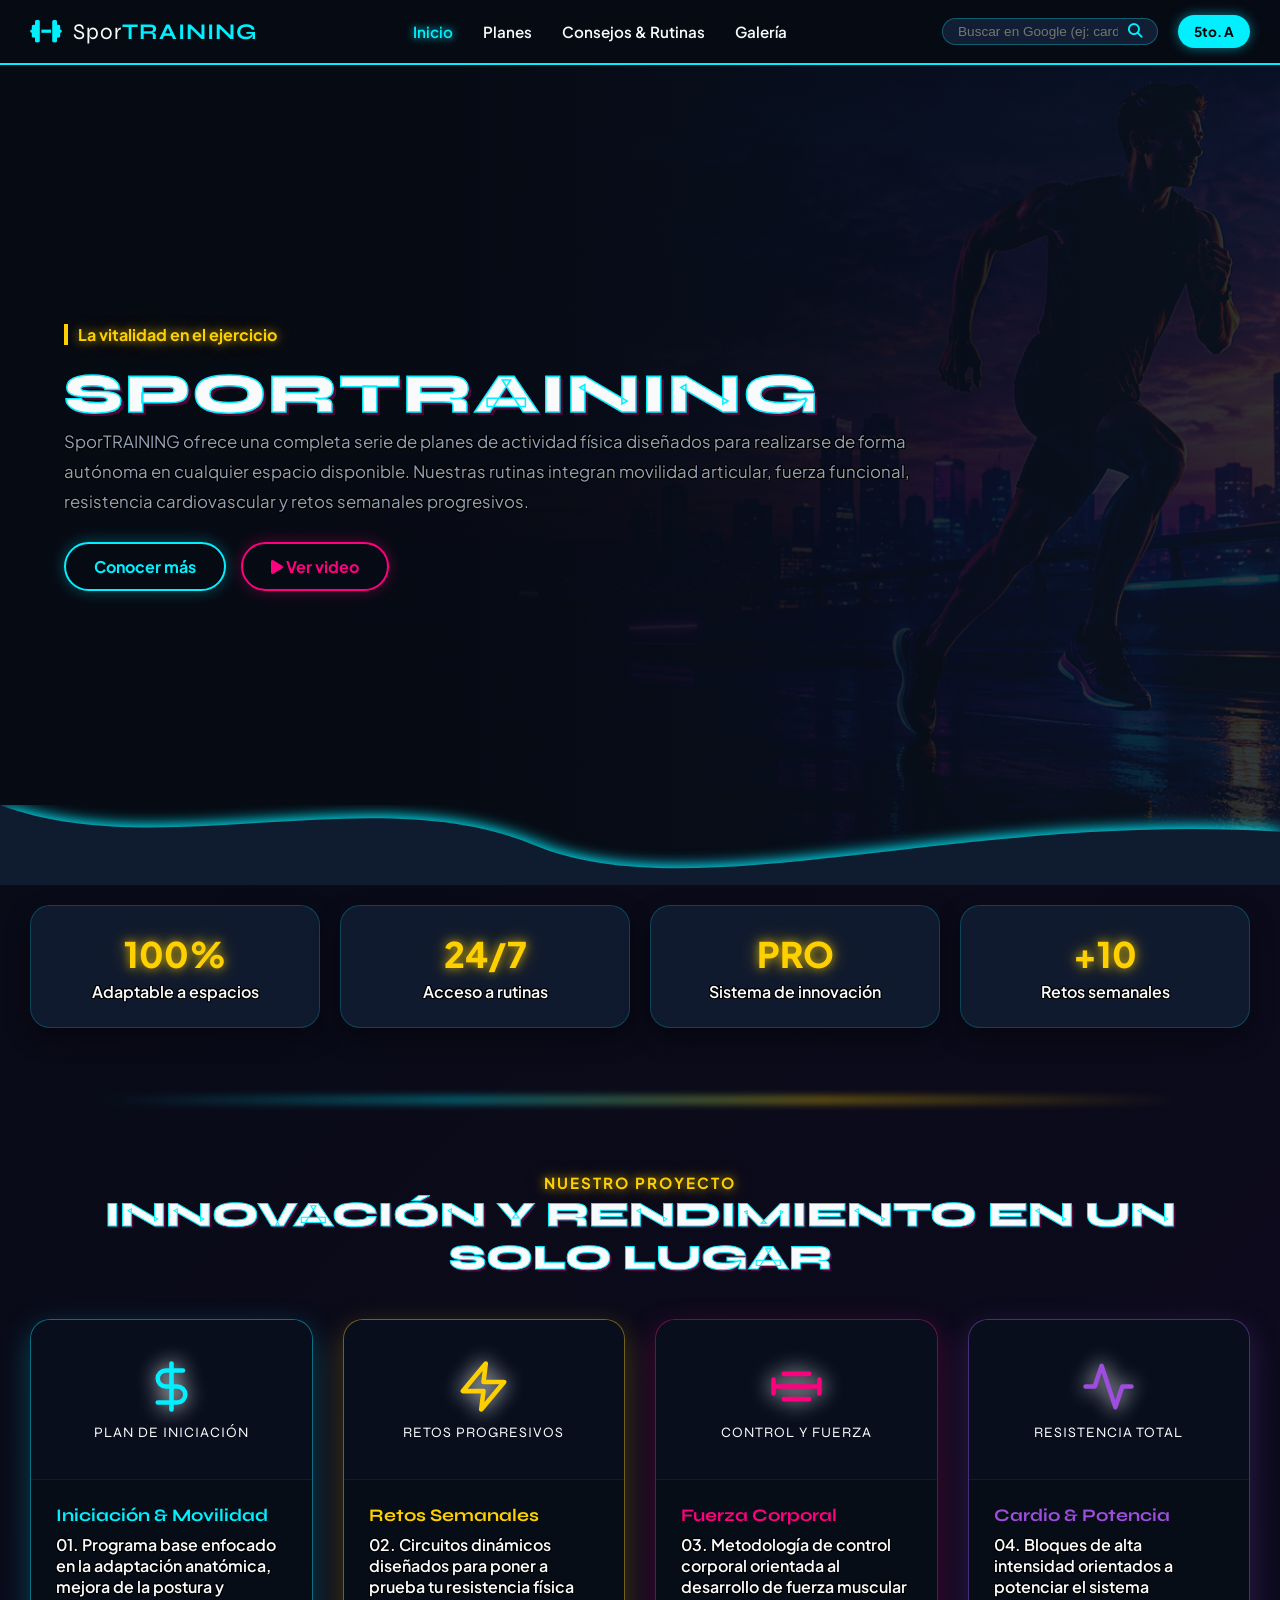
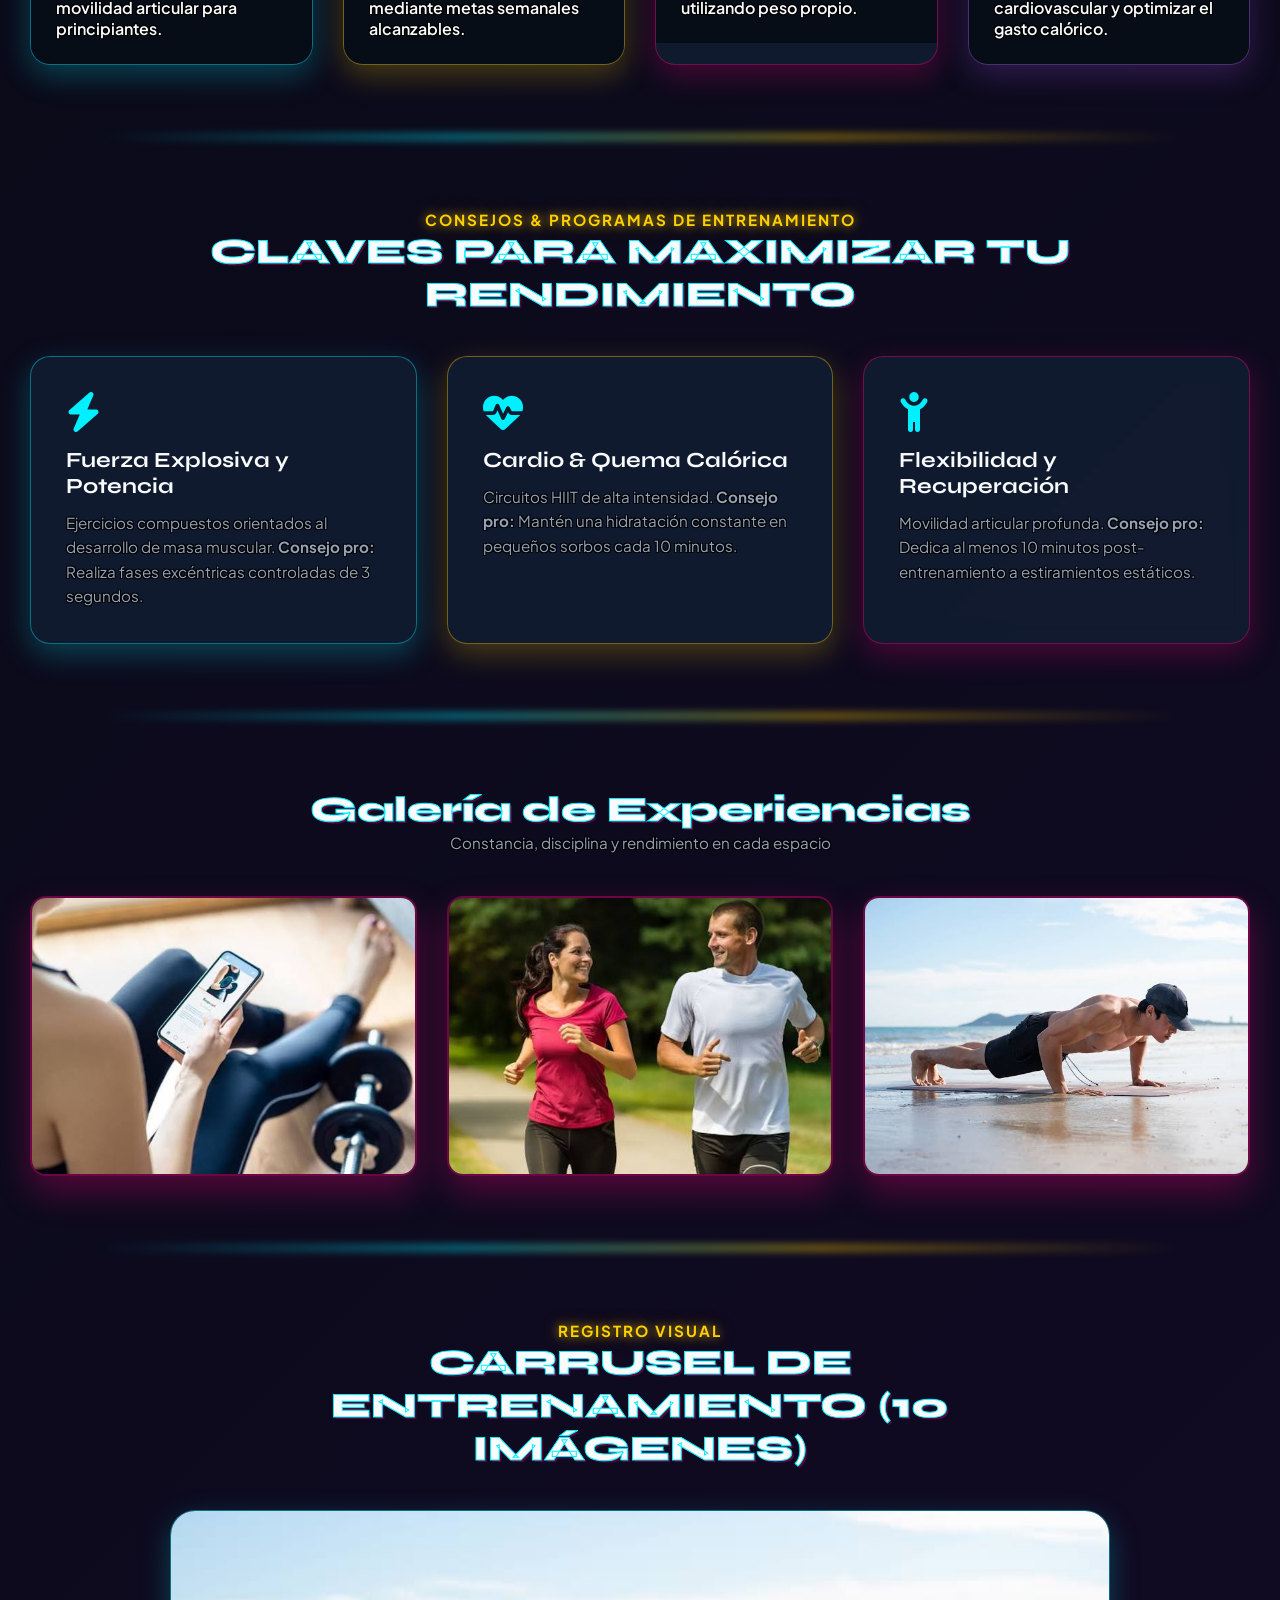
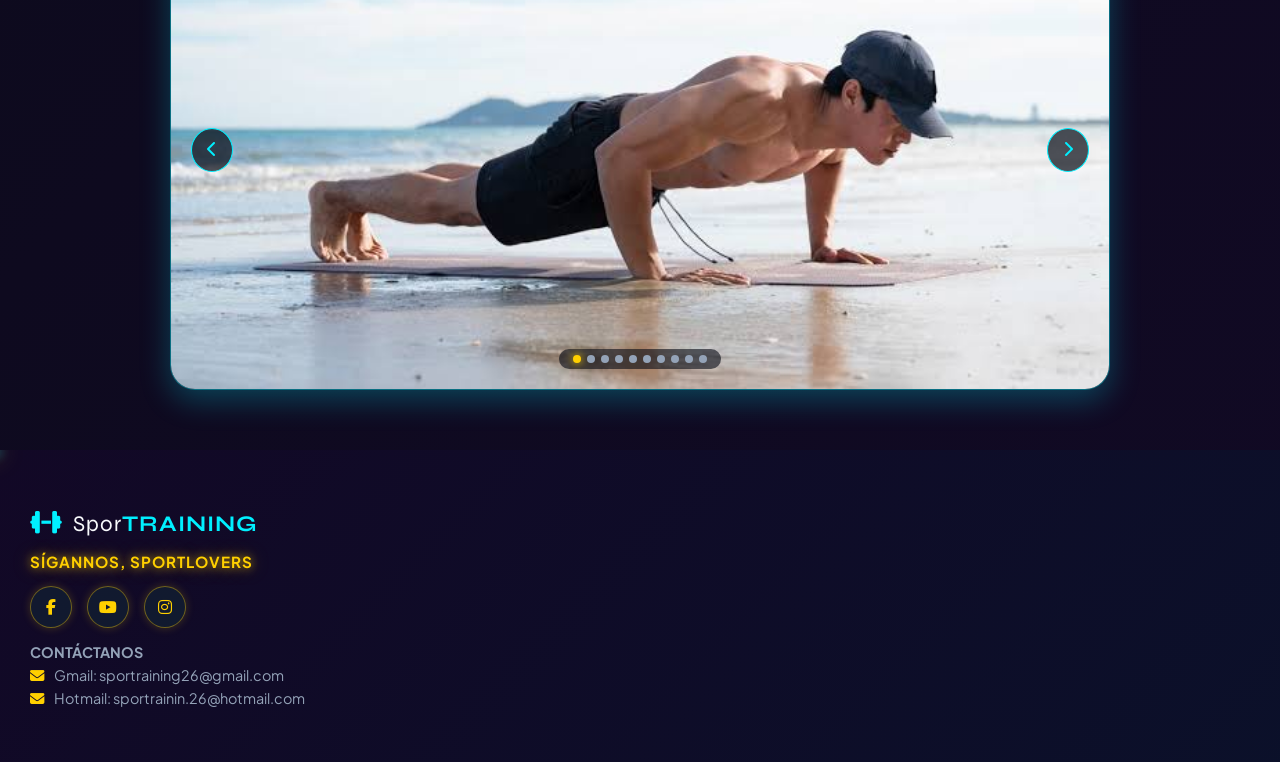
<file: index.html>
<!DOCTYPE html>
<html lang="es">
<head>
    <meta charset="UTF-8">
    <meta name="viewport" content="width=device-width, initial-scale=1.0">
    <title>SporTRAINING - La Vitalidad en el Ejercicio</title>
    <link rel="stylesheet" href="style.css">
    <link href="https://fonts.googleapis.com/css2?family=Syne:wght@700;800&family=Plus+Jakarta+Sans:wght@400;600;700&display=swap" rel="stylesheet">
    <link rel="stylesheet" href="https://cdnjs.cloudflare.com/ajax/libs/font-awesome/6.4.0/css/all.min.css">
</head>
<body>

    <!-- Encabezado superior -->
    <header class="header">
        <div class="nav-container">
            <div class="logo">
                <i class="fa-solid fa-dumbbell"></i>
                <span>Spor<strong>TRAINING</strong></span>
            </div>
            <nav class="nav-menu">
                <ul>
                    <li><a href="#inicio" class="active">Inicio</a></li>
                    <li><a href="#planes">Planes</a></li>
                    <li><a href="#rutinas">Consejos & Rutinas</a></li>
                    <li><a href="#galeria">Galería</a></li>
                </ul>
            </nav>
            <div class="nav-actions">
                <div class="search-box">
                    <input type="text" id="googleSearchInput" placeholder="Buscar en Google (ej: cardio)...">
                    <button id="googleSearchBtn" style="background:transparent; border:none; cursor:pointer;"><i class="fa-solid fa-magnifying-glass"></i></button>
                </div>
                <span class="user-badge">5to. A</span>
            </div>
        </div>
    </header>

    <main>
<!-- Sección Hero -->
        <section id="inicio" class="hero-section">
            <div class="hero-bg-overlay">
                <img src="Imágenes/ChatGPT Image 1 oct 2026, 14_59_00.png" alt="Hero Background">
            </div>
            <div class="hero-content">
                <div class="hero-text">
                    <span class="badge-subtitle glow-text">La vitalidad en el ejercicio</span>
                    <h1 class="outlined-title">SPORTRAINING</h1>
                    <p class="bordered-text">SporTRAINING ofrece una completa serie de planes de actividad física diseñados para realizarse de forma autónoma en cualquier espacio disponible. Nuestras rutinas integran movilidad articular, fuerza funcional, resistencia cardiovascular y retos semanales progresivos.</p>
                    
                    <div class="hero-buttons">
                        <a href="https://www.fitness.com/es" target="_blank" class="btn-neon-cyan">Conocer más</a>
                        <a href="https://www.youtube.com/watch?v=dQw4w9WgXcQ" target="_blank" class="btn-neon-pink"><i class="fa-solid fa-play"></i> Ver video</a>
                    </div>
                </div>
            </div>
        </section>
                </div>
            </div>
        </section>

        <!-- Línea divisoria con forma curiosa y curva -->
        <div class="curved-divider">
            <svg viewBox="0 0 1200 120" preserveAspectRatio="none">
                <path d="M0,0 C150,90 350,-40 500,60 C650,160 900,10 1200,40 L1200,120 L0,120 Z" fill="#0f1c30"></path>
            </svg>
        </div>

        <!-- Sección de Estadísticas -->
        <section class="stats-section">
            <div class="stats-grid">
                <div class="stat-card">
                    <h3 class="glow-text">100%</h3>
                    <p class="text-stroke">Adaptable a espacios</p>
                </div>
                <div class="stat-card">
                    <h3 class="glow-text">24/7</h3>
                    <p class="text-stroke">Acceso a rutinas</p>
                </div>
                <div class="stat-card">
                    <h3 class="glow-text">PRO</h3>
                    <p class="text-stroke">Sistema de innovación</p>
                </div>
                <div class="stat-card">
                    <h3 class="glow-text">+10</h3>
                    <p class="text-stroke">Retos semanales</p>
                </div>
            </div>
        </section>

        <div class="blurred-divider"></div>

        <!-- Sección Proyecto / Planes -->
        <section id="planes" class="project-section">
            <div class="section-header">
                <span class="sub-heading glow-text">NUESTRO PROYECTO</span>
                <h2 class="outlined-title-small">INNOVACIÓN Y RENDIMIENTO EN UN SOLO LUGAR</h2>
            </div>
            <div class="cards-grid">
                <div class="card card-glow-cyan">
                    <div class="card-image-icon">
                        <svg viewBox="0 0 24 24" width="55" height="55" fill="none" stroke="#00f0ff" stroke-width="2" stroke-linecap="round" stroke-linejoin="round">
                            <path d="M12 2v20M17 5H9.5a3.5 3.5 0 0 0 0 7h5a3.5 3.5 0 0 1 0 7H6"></path>
                        </svg>
                        <span class="icon-title">Plan de Iniciación</span>
                    </div>
                    <div class="card-footer-text">
                        <h4 class="card-title-pro" style="color: var(--accent-cyan);">Iniciación & Movilidad</h4>
                        <p class="text-stroke">01. Programa base enfocado en la adaptación anatómica, mejora de la postura y movilidad articular para principiantes.</p>
                    </div>
                </div>

                <div class="card card-glow-yellow">
                    <div class="card-image-icon">
                        <svg viewBox="0 0 24 24" width="55" height="55" fill="none" stroke="#ffd000" stroke-width="2" stroke-linecap="round" stroke-linejoin="round">
                            <polygon points="13 2 3 14 12 14 11 22 21 10 12 10 13 2"></polygon>
                        </svg>
                        <span class="icon-title">Retos Progresivos</span>
                    </div>
                    <div class="card-footer-text">
                        <h4 class="card-title-pro" style="color: var(--accent-yellow);">Retos Semanales</h4>
                        <p class="text-stroke">02. Circuitos dinámicos diseñados para poner a prueba tu resistencia física mediante metas semanales alcanzables.</p>
                    </div>
                </div>

                <div class="card card-glow-pink">
                    <div class="card-image-icon">
                        <svg viewBox="0 0 24 24" width="55" height="55" fill="none" stroke="#ff007f" stroke-width="2" stroke-linecap="round" stroke-linejoin="round">
                            <path d="M6.5 6.5h11M6.5 17.5h11M2 12h20M2 9v6M22 9v6"></path>
                        </svg>
                        <span class="icon-title">Control y Fuerza</span>
                    </div>
                    <div class="card-footer-text">
                        <h4 class="card-title-pro" style="color: var(--accent-pink);">Fuerza Corporal</h4>
                        <p class="text-stroke">03. Metodología de control corporal orientada al desarrollo de fuerza muscular utilizando peso propio.</p>
                    </div>
                </div>

                <div class="card card-glow-purple">
                    <div class="card-image-icon">
                        <svg viewBox="0 0 24 24" width="55" height="55" fill="none" stroke="#9d4edd" stroke-width="2" stroke-linecap="round" stroke-linejoin="round">
                            <path d="M22 12h-4l-3 9L9 3l-3 9H2"></path>
                        </svg>
                        <span class="icon-title">Resistencia Total</span>
                    </div>
                    <div class="card-footer-text">
                        <h4 class="card-title-pro" style="color: var(--accent-purple);">Cardio & Potencia</h4>
                        <p class="text-stroke">04. Bloques de alta intensidad orientados a potenciar el sistema cardiovascular y optimizar el gasto calórico.</p>
                    </div>
                </div>
            </div>
        </section>

        <div class="blurred-divider"></div>

        <!-- Sección de Consejos y Rutinas -->
        <section id="rutinas" class="routine-section">
            <div class="section-header">
                <span class="sub-heading glow-text">CONSEJOS & PROGRAMAS DE ENTRENAMIENTO</span>
                <h2 class="outlined-title-small">CLAVES PARA MAXIMIZAR TU RENDIMIENTO</h2>
            </div>
            <div class="routine-grid">
                <div class="routine-item card-glow-cyan">
                    <i class="fa-solid fa-bolt"></i>
                    <h3>Fuerza Explosiva y Potencia</h3>
                    <p class="bordered-text-sub">Ejercicios compuestos orientados al desarrollo de masa muscular. <strong>Consejo pro:</strong> Realiza fases excéntricas controladas de 3 segundos.</p>
                </div>
                <div class="routine-item card-glow-yellow">
                    <i class="fa-solid fa-heart-pulse"></i>
                    <h3>Cardio & Quema Calórica</h3>
                    <p class="bordered-text-sub">Circuitos HIIT de alta intensidad. <strong>Consejo pro:</strong> Mantén una hidratación constante en pequeños sorbos cada 10 minutos.</p>
                </div>
                <div class="routine-item card-glow-pink">
                    <i class="fa-solid fa-child-reaching"></i>
                    <h3>Flexibilidad y Recuperación</h3>
                    <p class="bordered-text-sub">Movilidad articular profunda. <strong>Consejo pro:</strong> Dedica al menos 10 minutos post-entrenamiento a estiramientos estáticos.</p>
                </div>
            </div>
        </section>

        <div class="blurred-divider"></div>

        <!-- Galería de Experiencias -->
        <section id="galeria" class="benefits-section">
            <div class="section-header">
                <h2 class="outlined-title-small glow-text">Galería de Experiencias</h2>
                <p class="bordered-text-sub">Constancia, disciplina y rendimiento en cada espacio</p>
            </div>
            <div class="gallery-grid">
                <div class="gallery-item serious-shape-gallery">
                    <img src="Imágenes/1.jfif" alt="Galería Experiencia 1">
                </div>
                <div class="gallery-item serious-shape-gallery">
                    <img src="Imágenes/7.jfif" alt="Galería Experiencia 2">
                </div>
                <div class="gallery-item serious-shape-gallery">
                    <img src="Imágenes/5.jfif" alt="Galería Experiencia 3">
                </div>
            </div>
        </section>

        <div class="blurred-divider"></div>

        <!-- Carrusel Interactivo Final -->
        <section class="carousel-section-final">
            <div class="section-header">
                <span class="sub-heading glow-text">REGISTRO VISUAL</span>
                <h2 class="outlined-title-small">CARRUSEL DE ENTRENAMIENTO (10 IMÁGENES)</h2>
            </div>
            <div class="carousel-container-final card-glow-cyan">
                <div class="carousel-track">
                    <div class="carousel-slide active"><img src="Imágenes/5.jfif" alt="Entrenamiento 1"></div>
                    <div class="carousel-slide"><img src="Imágenes/9.jfif" alt="Entrenamiento 2"></div>
                    <div class="carousel-slide"><img src="Imágenes/13.jfif" alt="Entrenamiento 3"></div>
                    <div class="carousel-slide"><img src="Imágenes/10.jfif" alt="Entrenamiento 4"></div>
                    <div class="carousel-slide"><img src="Imágenes/3.jfif" alt="Entrenamiento 5"></div>
                    <div class="carousel-slide"><img src="Imágenes/14.jfif" alt="Entrenamiento 6"></div>
                    <div class="carousel-slide"><img src="Imágenes/6.jfif" alt="Entrenamiento 7"></div>
                    <div class="carousel-slide"><img src="Imágenes/8.jfif" alt="Entrenamiento 8"></div>
                    <div class="carousel-slide"><img src="Imágenes/2.jfif" alt="Entrenamiento 9"></div>
                    <div class="carousel-slide"><img src="Imágenes/11.jfif" alt="Entrenamiento 10"></div>
                </div>
                <button class="carousel-btn prev-btn"><i class="fa-solid fa-chevron-left"></i></button>
                <button class="carousel-btn next-btn"><i class="fa-solid fa-chevron-right"></i></button>
                <div class="carousel-indicators">
                    <span class="dot active" data-index="0"></span>
                    <span class="dot" data-index="1"></span>
                    <span class="dot" data-index="2"></span>
                    <span class="dot" data-index="3"></span>
                    <span class="dot" data-index="4"></span>
                    <span class="dot" data-index="5"></span>
                    <span class="dot" data-index="6"></span>
                    <span class="dot" data-index="7"></span>
                    <span class="dot" data-index="8"></span>
                    <span class="dot" data-index="9"></span>
                </div>
            </div>
        </section>
    </main>

    <!-- Pie de página con línea de neón en movimiento y degradado morado/azul animado lento -->
    <footer class="footer">
        <div class="animated-neon-line"></div>
        <div class="footer-content">
            <div class="footer-brand">
                <div class="logo">
                    <i class="fa-solid fa-dumbbell"></i>
                    <span>Spor<strong>TRAINING</strong></span>
                </div>
                <p class="social-title glow-text">SÍGANNOS, SPORTLOVERS</p>
                <div class="social-icons">
                    <a href="#"><i class="fa-brands fa-facebook-f"></i></a>
                    <a href="#"><i class="fa-brands fa-youtube"></i></a>
                    <a href="#"><i class="fa-brands fa-instagram"></i></a>
                </div>
                <div class="contact-info">
                    <p><strong>CONTÁCTANOS</strong></p>
                    <p><i class="fa-solid fa-envelope"></i> Gmail: sportraining26@gmail.com</p>
                    <p><i class="fa-solid fa-envelope"></i> Hotmail: sportrainin.26@hotmail.com</p>
                </div>
            </div>
        </div>
    </footer>

    <!-- Scripts -->
    <script>
        const slides = document.querySelectorAll('.carousel-slide');
        const dots = document.querySelectorAll('.dot');
        const prevBtn = document.querySelector('.prev-btn');
        const nextBtn = document.querySelector('.next-btn');
        let currentSlide = 0;
        const totalSlides = slides.length;

        function showSlide(index) {
            slides.forEach(slide => slide.classList.remove('active'));
            dots.forEach(dot => dot.classList.remove('active'));
            
            currentSlide = (index + totalSlides) % totalSlides;
            slides[currentSlide].classList.add('active');
            dots[currentSlide].classList.add('active');
        }

        nextBtn.addEventListener('click', () => showSlide(currentSlide + 1));
        prevBtn.addEventListener('click', () => showSlide(currentSlide - 1));

        dots.forEach(dot => {
            dot.addEventListener('click', (e) => {
                const index = parseInt(e.target.getAttribute('data-index'));
                showSlide(index);
            });
        });

        setInterval(() => {
            showSlide(currentSlide + 1);
        }, 5000);

        const googleSearchInput = document.getElementById('googleSearchInput');
        const googleSearchBtn = document.getElementById('googleSearchBtn');

        function ejecutarBusquedaGoogle() {
            const query = googleSearchInput.value.trim();
            if (!query) return;
            const url = `https://www.google.com/search?q=${encodeURIComponent(query + " ejercicio deporte fitness")}`;
            window.open(url, '_blank');
        }

        googleSearchBtn.addEventListener('click', ejecutarBusquedaGoogle);
        googleSearchInput.addEventListener('keypress', (e) => {
            if (e.key === 'Enter') {
                ejecutarBusquedaGoogle();
            }
        });
    </script>
</body>
</html>
</file>
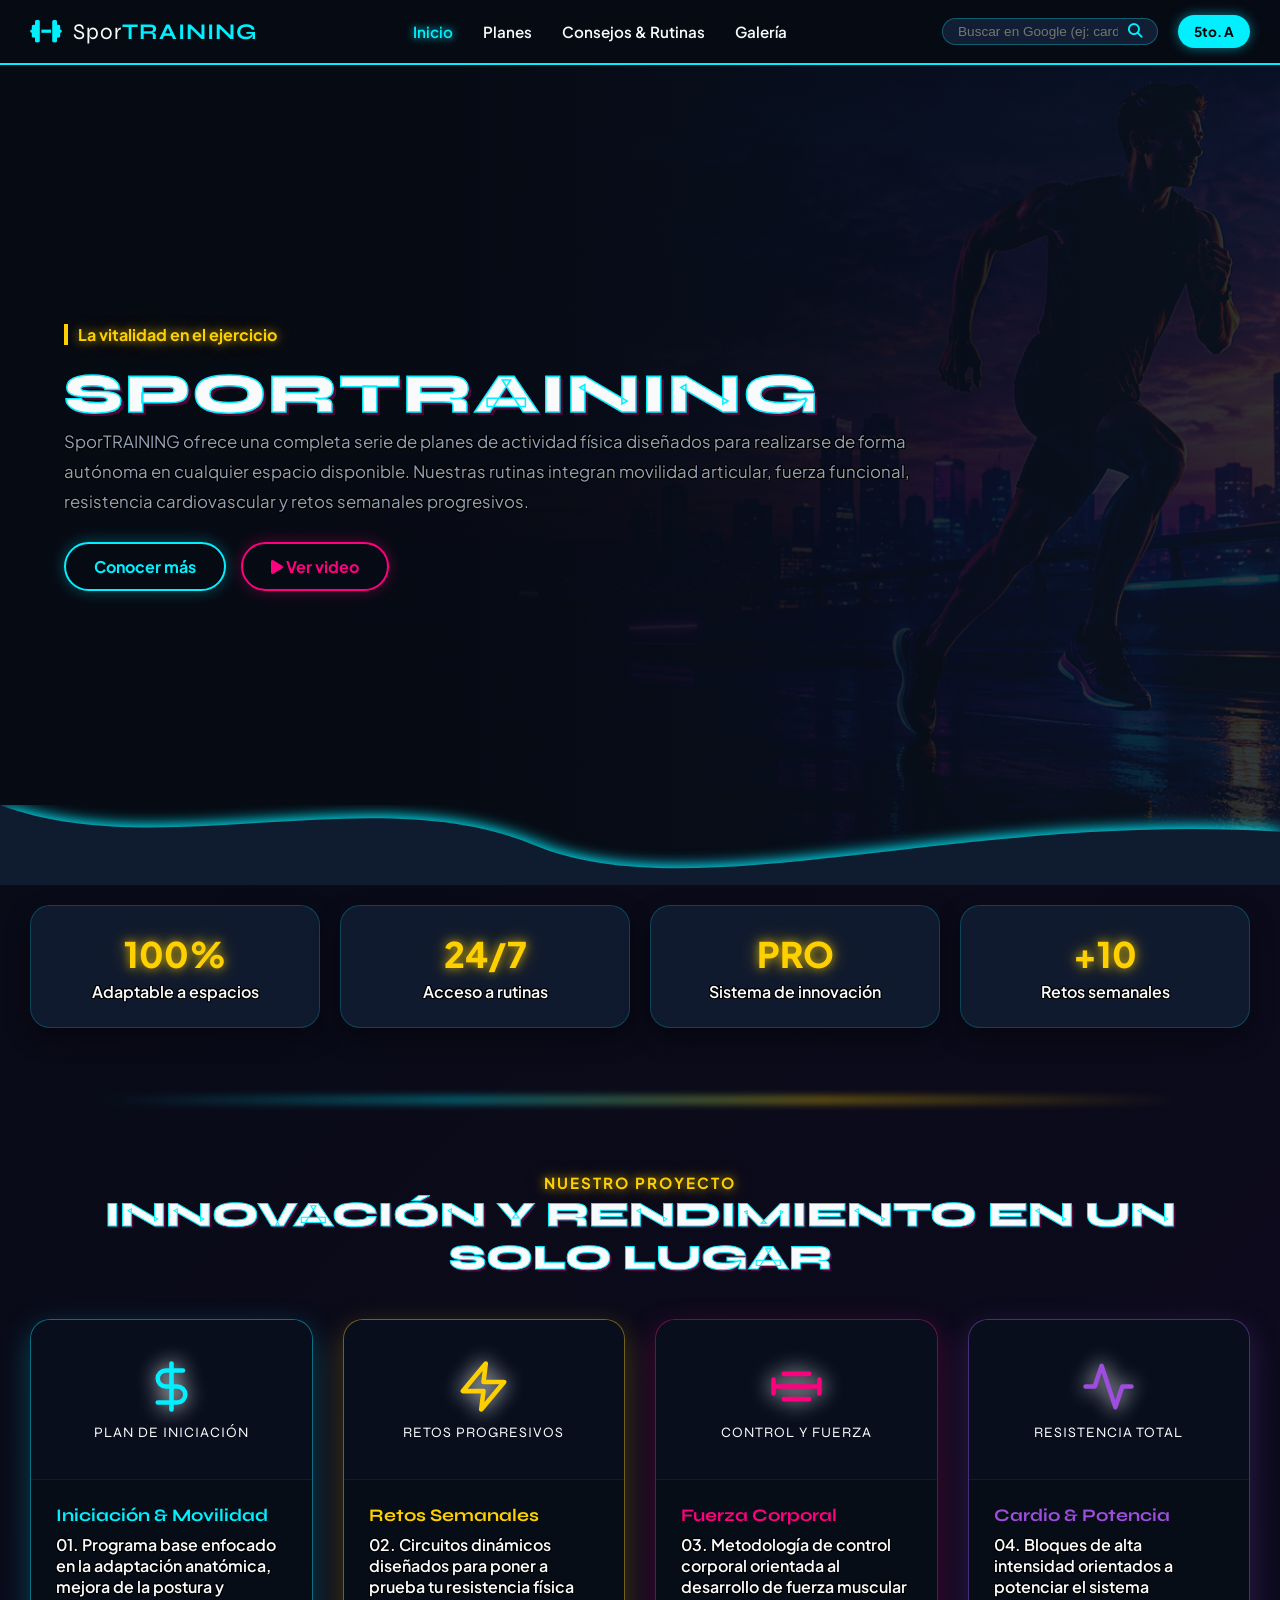
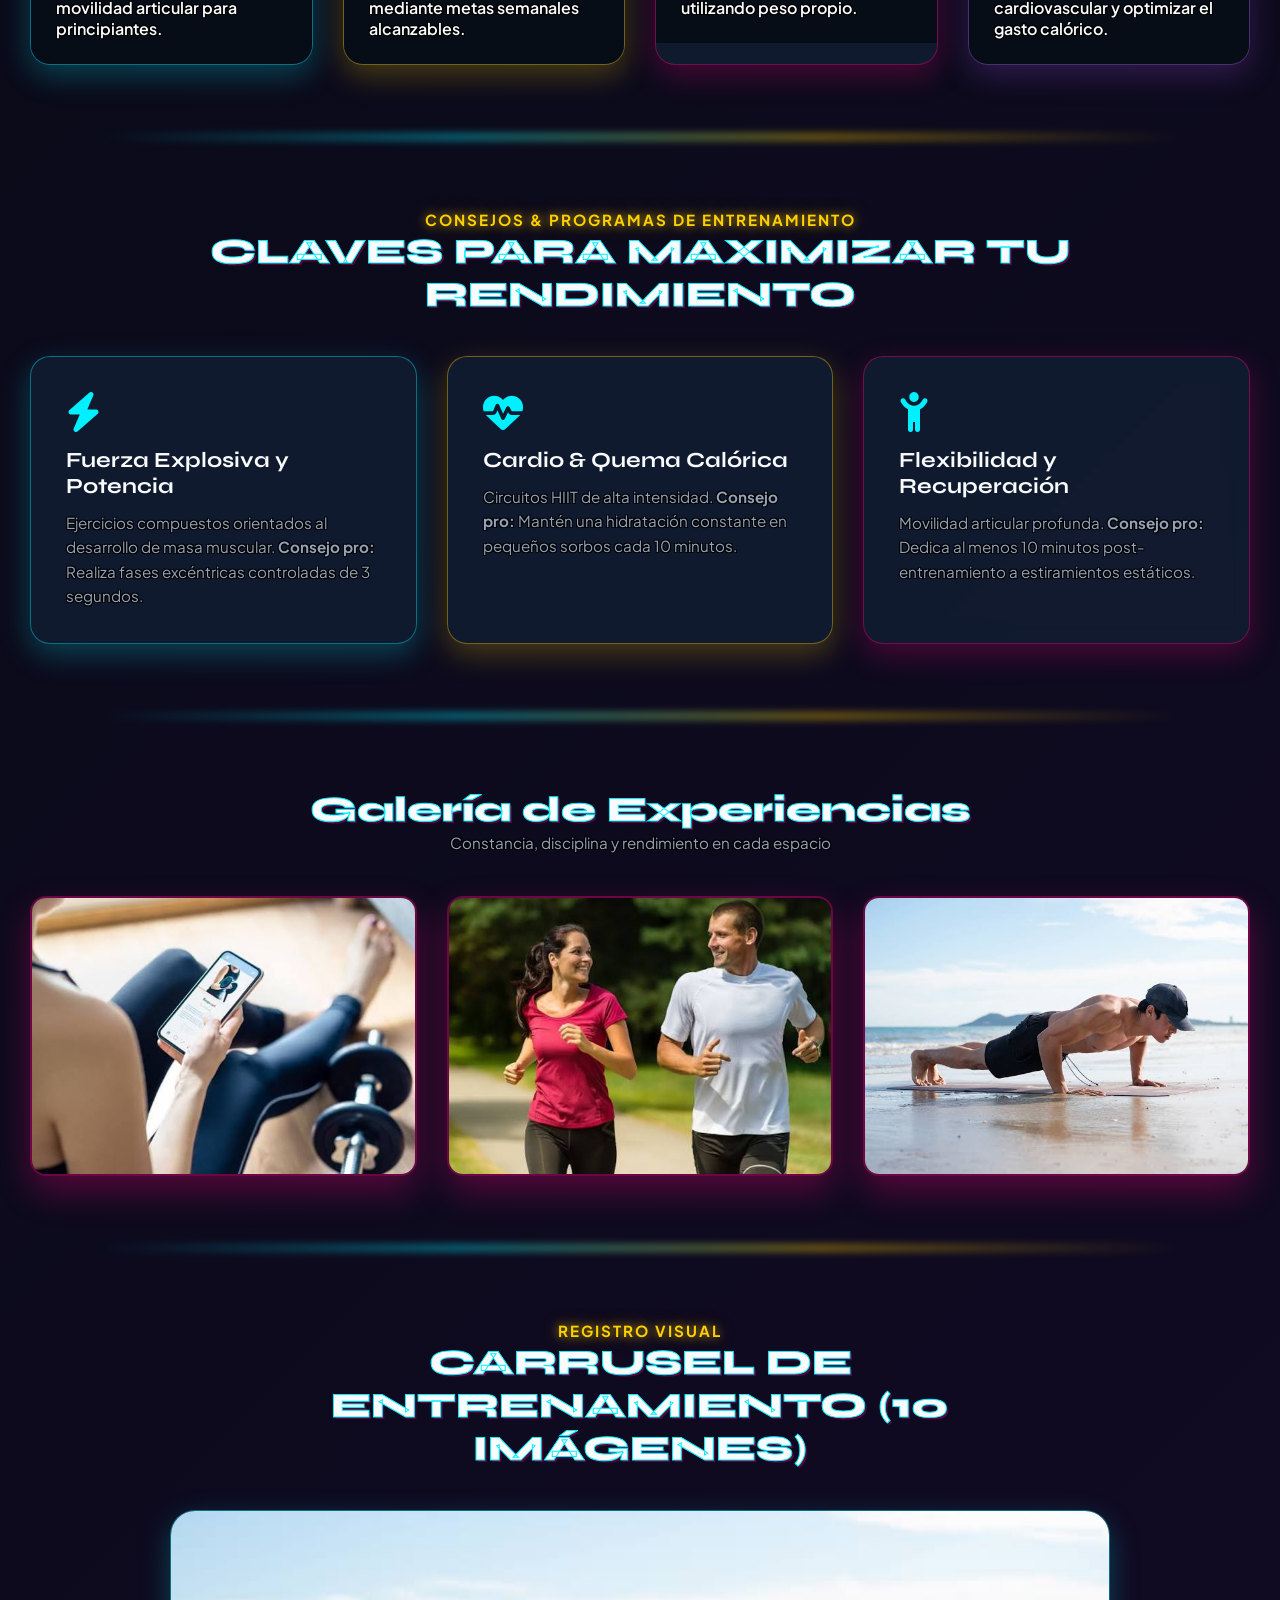
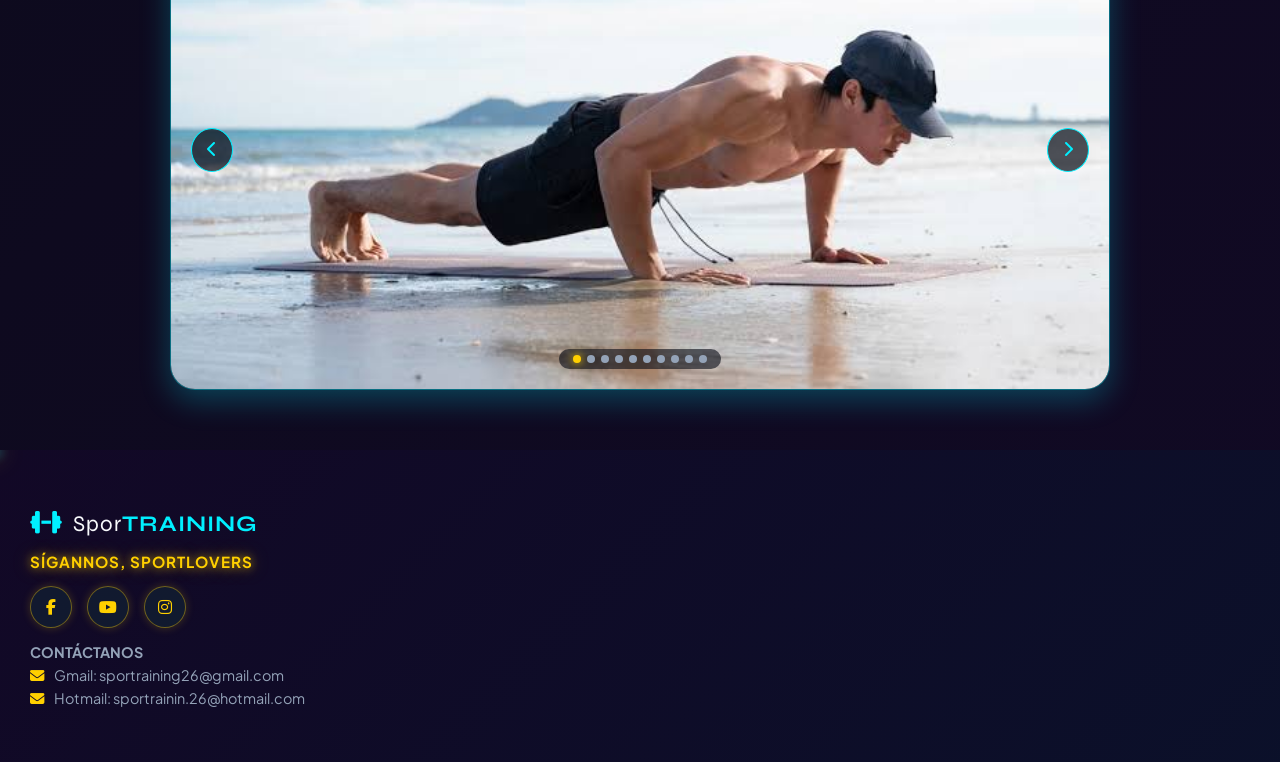
<file: Gym.html>
<!DOCTYPE html>
<html lang="es">
<head>
    <meta charset="UTF-8">
    <meta name="viewport" content="width=device-width, initial-scale=1.0">
    <title>SporTRAINING - La Vitalidad en el Ejercicio</title>
    <link rel="stylesheet" href="style.css">
    <link href="https://fonts.googleapis.com/css2?family=Syne:wght@700;800&family=Plus+Jakarta+Sans:wght@400;600;700&display=swap" rel="stylesheet">
    <link rel="stylesheet" href="https://cdnjs.cloudflare.com/ajax/libs/font-awesome/6.4.0/css/all.min.css">
</head>
<body>

    <!-- Encabezado superior -->
    <header class="header">
        <div class="nav-container">
            <div class="logo">
                <i class="fa-solid fa-dumbbell"></i>
                <span>Spor<strong>TRAINING</strong></span>
            </div>
            <nav class="nav-menu">
                <ul>
                    <li><a href="#inicio" class="active">Inicio</a></li>
                    <li><a href="#planes">Planes</a></li>
                    <li><a href="#rutinas">Consejos & Rutinas</a></li>
                    <li><a href="#galeria">Galería</a></li>
                </ul>
            </nav>
            <div class="nav-actions">
                <div class="search-box">
                    <input type="text" id="googleSearchInput" placeholder="Buscar en Google (ej: cardio)...">
                    <button id="googleSearchBtn" style="background:transparent; border:none; cursor:pointer;"><i class="fa-solid fa-magnifying-glass"></i></button>
                </div>
                <span class="user-badge">5to. A</span>
            </div>
        </div>
    </header>

    <main>
<!-- Sección Hero -->
        <section id="inicio" class="hero-section">
            <div class="hero-bg-overlay">
                <img src="Imágenes/ChatGPT Image 1 oct 2026, 14_59_00.png" alt="Hero Background">
            </div>
            <div class="hero-content">
                <div class="hero-text">
                    <span class="badge-subtitle glow-text">La vitalidad en el ejercicio</span>
                    <h1 class="outlined-title">SPORTRAINING</h1>
                    <p class="bordered-text">SporTRAINING ofrece una completa serie de planes de actividad física diseñados para realizarse de forma autónoma en cualquier espacio disponible. Nuestras rutinas integran movilidad articular, fuerza funcional, resistencia cardiovascular y retos semanales progresivos.</p>
                    
                    <div class="hero-buttons">
                        <a href="https://www.fitness.com/es" target="_blank" class="btn-neon-cyan">Conocer más</a>
                        <a href="https://www.youtube.com/watch?v=dQw4w9WgXcQ" target="_blank" class="btn-neon-pink"><i class="fa-solid fa-play"></i> Ver video</a>
                    </div>
                </div>
            </div>
        </section>
                </div>
            </div>
        </section>

        <!-- Línea divisoria con forma curiosa y curva -->
        <div class="curved-divider">
            <svg viewBox="0 0 1200 120" preserveAspectRatio="none">
                <path d="M0,0 C150,90 350,-40 500,60 C650,160 900,10 1200,40 L1200,120 L0,120 Z" fill="#0f1c30"></path>
            </svg>
        </div>

        <!-- Sección de Estadísticas -->
        <section class="stats-section">
            <div class="stats-grid">
                <div class="stat-card">
                    <h3 class="glow-text">100%</h3>
                    <p class="text-stroke">Adaptable a espacios</p>
                </div>
                <div class="stat-card">
                    <h3 class="glow-text">24/7</h3>
                    <p class="text-stroke">Acceso a rutinas</p>
                </div>
                <div class="stat-card">
                    <h3 class="glow-text">PRO</h3>
                    <p class="text-stroke">Sistema de innovación</p>
                </div>
                <div class="stat-card">
                    <h3 class="glow-text">+10</h3>
                    <p class="text-stroke">Retos semanales</p>
                </div>
            </div>
        </section>

        <div class="blurred-divider"></div>

        <!-- Sección Proyecto / Planes -->
        <section id="planes" class="project-section">
            <div class="section-header">
                <span class="sub-heading glow-text">NUESTRO PROYECTO</span>
                <h2 class="outlined-title-small">INNOVACIÓN Y RENDIMIENTO EN UN SOLO LUGAR</h2>
            </div>
            <div class="cards-grid">
                <div class="card card-glow-cyan">
                    <div class="card-image-icon">
                        <svg viewBox="0 0 24 24" width="55" height="55" fill="none" stroke="#00f0ff" stroke-width="2" stroke-linecap="round" stroke-linejoin="round">
                            <path d="M12 2v20M17 5H9.5a3.5 3.5 0 0 0 0 7h5a3.5 3.5 0 0 1 0 7H6"></path>
                        </svg>
                        <span class="icon-title">Plan de Iniciación</span>
                    </div>
                    <div class="card-footer-text">
                        <h4 class="card-title-pro" style="color: var(--accent-cyan);">Iniciación & Movilidad</h4>
                        <p class="text-stroke">01. Programa base enfocado en la adaptación anatómica, mejora de la postura y movilidad articular para principiantes.</p>
                    </div>
                </div>

                <div class="card card-glow-yellow">
                    <div class="card-image-icon">
                        <svg viewBox="0 0 24 24" width="55" height="55" fill="none" stroke="#ffd000" stroke-width="2" stroke-linecap="round" stroke-linejoin="round">
                            <polygon points="13 2 3 14 12 14 11 22 21 10 12 10 13 2"></polygon>
                        </svg>
                        <span class="icon-title">Retos Progresivos</span>
                    </div>
                    <div class="card-footer-text">
                        <h4 class="card-title-pro" style="color: var(--accent-yellow);">Retos Semanales</h4>
                        <p class="text-stroke">02. Circuitos dinámicos diseñados para poner a prueba tu resistencia física mediante metas semanales alcanzables.</p>
                    </div>
                </div>

                <div class="card card-glow-pink">
                    <div class="card-image-icon">
                        <svg viewBox="0 0 24 24" width="55" height="55" fill="none" stroke="#ff007f" stroke-width="2" stroke-linecap="round" stroke-linejoin="round">
                            <path d="M6.5 6.5h11M6.5 17.5h11M2 12h20M2 9v6M22 9v6"></path>
                        </svg>
                        <span class="icon-title">Control y Fuerza</span>
                    </div>
                    <div class="card-footer-text">
                        <h4 class="card-title-pro" style="color: var(--accent-pink);">Fuerza Corporal</h4>
                        <p class="text-stroke">03. Metodología de control corporal orientada al desarrollo de fuerza muscular utilizando peso propio.</p>
                    </div>
                </div>

                <div class="card card-glow-purple">
                    <div class="card-image-icon">
                        <svg viewBox="0 0 24 24" width="55" height="55" fill="none" stroke="#9d4edd" stroke-width="2" stroke-linecap="round" stroke-linejoin="round">
                            <path d="M22 12h-4l-3 9L9 3l-3 9H2"></path>
                        </svg>
                        <span class="icon-title">Resistencia Total</span>
                    </div>
                    <div class="card-footer-text">
                        <h4 class="card-title-pro" style="color: var(--accent-purple);">Cardio & Potencia</h4>
                        <p class="text-stroke">04. Bloques de alta intensidad orientados a potenciar el sistema cardiovascular y optimizar el gasto calórico.</p>
                    </div>
                </div>
            </div>
        </section>

        <div class="blurred-divider"></div>

        <!-- Sección de Consejos y Rutinas -->
        <section id="rutinas" class="routine-section">
            <div class="section-header">
                <span class="sub-heading glow-text">CONSEJOS & PROGRAMAS DE ENTRENAMIENTO</span>
                <h2 class="outlined-title-small">CLAVES PARA MAXIMIZAR TU RENDIMIENTO</h2>
            </div>
            <div class="routine-grid">
                <div class="routine-item card-glow-cyan">
                    <i class="fa-solid fa-bolt"></i>
                    <h3>Fuerza Explosiva y Potencia</h3>
                    <p class="bordered-text-sub">Ejercicios compuestos orientados al desarrollo de masa muscular. <strong>Consejo pro:</strong> Realiza fases excéntricas controladas de 3 segundos.</p>
                </div>
                <div class="routine-item card-glow-yellow">
                    <i class="fa-solid fa-heart-pulse"></i>
                    <h3>Cardio & Quema Calórica</h3>
                    <p class="bordered-text-sub">Circuitos HIIT de alta intensidad. <strong>Consejo pro:</strong> Mantén una hidratación constante en pequeños sorbos cada 10 minutos.</p>
                </div>
                <div class="routine-item card-glow-pink">
                    <i class="fa-solid fa-child-reaching"></i>
                    <h3>Flexibilidad y Recuperación</h3>
                    <p class="bordered-text-sub">Movilidad articular profunda. <strong>Consejo pro:</strong> Dedica al menos 10 minutos post-entrenamiento a estiramientos estáticos.</p>
                </div>
            </div>
        </section>

        <div class="blurred-divider"></div>

        <!-- Galería de Experiencias -->
        <section id="galeria" class="benefits-section">
            <div class="section-header">
                <h2 class="outlined-title-small glow-text">Galería de Experiencias</h2>
                <p class="bordered-text-sub">Constancia, disciplina y rendimiento en cada espacio</p>
            </div>
            <div class="gallery-grid">
                <div class="gallery-item serious-shape-gallery">
                    <img src="Imágenes/1.jfif" alt="Galería Experiencia 1">
                </div>
                <div class="gallery-item serious-shape-gallery">
                    <img src="Imágenes/7.jfif" alt="Galería Experiencia 2">
                </div>
                <div class="gallery-item serious-shape-gallery">
                    <img src="Imágenes/5.jfif" alt="Galería Experiencia 3">
                </div>
            </div>
        </section>

        <div class="blurred-divider"></div>

        <!-- Carrusel Interactivo Final -->
        <section class="carousel-section-final">
            <div class="section-header">
                <span class="sub-heading glow-text">REGISTRO VISUAL</span>
                <h2 class="outlined-title-small">CARRUSEL DE ENTRENAMIENTO (10 IMÁGENES)</h2>
            </div>
            <div class="carousel-container-final card-glow-cyan">
                <div class="carousel-track">
                    <div class="carousel-slide active"><img src="Imágenes/5.jfif" alt="Entrenamiento 1"></div>
                    <div class="carousel-slide"><img src="Imágenes/9.jfif" alt="Entrenamiento 2"></div>
                    <div class="carousel-slide"><img src="Imágenes/13.jfif" alt="Entrenamiento 3"></div>
                    <div class="carousel-slide"><img src="Imágenes/10.jfif" alt="Entrenamiento 4"></div>
                    <div class="carousel-slide"><img src="Imágenes/3.jfif" alt="Entrenamiento 5"></div>
                    <div class="carousel-slide"><img src="Imágenes/14.jfif" alt="Entrenamiento 6"></div>
                    <div class="carousel-slide"><img src="Imágenes/6.jfif" alt="Entrenamiento 7"></div>
                    <div class="carousel-slide"><img src="Imágenes/8.jfif" alt="Entrenamiento 8"></div>
                    <div class="carousel-slide"><img src="Imágenes/2.jfif" alt="Entrenamiento 9"></div>
                    <div class="carousel-slide"><img src="Imágenes/11.jfif" alt="Entrenamiento 10"></div>
                </div>
                <button class="carousel-btn prev-btn"><i class="fa-solid fa-chevron-left"></i></button>
                <button class="carousel-btn next-btn"><i class="fa-solid fa-chevron-right"></i></button>
                <div class="carousel-indicators">
                    <span class="dot active" data-index="0"></span>
                    <span class="dot" data-index="1"></span>
                    <span class="dot" data-index="2"></span>
                    <span class="dot" data-index="3"></span>
                    <span class="dot" data-index="4"></span>
                    <span class="dot" data-index="5"></span>
                    <span class="dot" data-index="6"></span>
                    <span class="dot" data-index="7"></span>
                    <span class="dot" data-index="8"></span>
                    <span class="dot" data-index="9"></span>
                </div>
            </div>
        </section>
    </main>

    <!-- Pie de página con línea de neón en movimiento y degradado morado/azul animado lento -->
    <footer class="footer">
        <div class="animated-neon-line"></div>
        <div class="footer-content">
            <div class="footer-brand">
                <div class="logo">
                    <i class="fa-solid fa-dumbbell"></i>
                    <span>Spor<strong>TRAINING</strong></span>
                </div>
                <p class="social-title glow-text">SÍGANNOS, SPORTLOVERS</p>
                <div class="social-icons">
                    <a href="#"><i class="fa-brands fa-facebook-f"></i></a>
                    <a href="#"><i class="fa-brands fa-youtube"></i></a>
                    <a href="#"><i class="fa-brands fa-instagram"></i></a>
                </div>
                <div class="contact-info">
                    <p><strong>CONTÁCTANOS</strong></p>
                    <p><i class="fa-solid fa-envelope"></i> Gmail: sportraining26@gmail.com</p>
                    <p><i class="fa-solid fa-envelope"></i> Hotmail: sportrainin.26@hotmail.com</p>
                </div>
            </div>
        </div>
    </footer>

    <!-- Scripts -->
    <script>
        const slides = document.querySelectorAll('.carousel-slide');
        const dots = document.querySelectorAll('.dot');
        const prevBtn = document.querySelector('.prev-btn');
        const nextBtn = document.querySelector('.next-btn');
        let currentSlide = 0;
        const totalSlides = slides.length;

        function showSlide(index) {
            slides.forEach(slide => slide.classList.remove('active'));
            dots.forEach(dot => dot.classList.remove('active'));
            
            currentSlide = (index + totalSlides) % totalSlides;
            slides[currentSlide].classList.add('active');
            dots[currentSlide].classList.add('active');
        }

        nextBtn.addEventListener('click', () => showSlide(currentSlide + 1));
        prevBtn.addEventListener('click', () => showSlide(currentSlide - 1));

        dots.forEach(dot => {
            dot.addEventListener('click', (e) => {
                const index = parseInt(e.target.getAttribute('data-index'));
                showSlide(index);
            });
        });

        setInterval(() => {
            showSlide(currentSlide + 1);
        }, 5000);

        const googleSearchInput = document.getElementById('googleSearchInput');
        const googleSearchBtn = document.getElementById('googleSearchBtn');

        function ejecutarBusquedaGoogle() {
            const query = googleSearchInput.value.trim();
            if (!query) return;
            const url = `https://www.google.com/search?q=${encodeURIComponent(query + " ejercicio deporte fitness")}`;
            window.open(url, '_blank');
        }

        googleSearchBtn.addEventListener('click', ejecutarBusquedaGoogle);
        googleSearchInput.addEventListener('keypress', (e) => {
            if (e.key === 'Enter') {
                ejecutarBusquedaGoogle();
            }
        });
    </script>
</body>
</html>
</file>
<file: style.css>
/* =========================================
   VARIABLES Y ESTILOS GENERALES
   ========================================= */
:root {
    --bg-dark: #070b14;
    --bg-blue-dark: #0f1c30;
    --card-bg: #121e33;
    --accent-yellow: #ffd000;
    --accent-cyan: #00f0ff;
    --accent-pink: #ff007f;
    --accent-purple: #9d4edd;
    --text-main: #f8fafc;
    --text-muted: #94a3b8;
    --font-heading: 'Syne', sans-serif;
    --font-sans: 'Plus Jakarta Sans', sans-serif;
}

* {
    margin: 0;
    padding: 0;
    box-sizing: border-box;
    scroll-behavior: smooth;
}

/* Fondo general con degradado animado y fluido entre morados y azules oscuros */
body {
    font-family: var(--font-sans);
    background: linear-gradient(135deg, #070b14, #15092a, #0b1930, #1b0836);
    background-size: 400% 400%;
    animation: globalBgShift 16s ease infinite;
    color: var(--text-main);
    overflow-x: hidden;
}

@keyframes globalBgShift {
    0% { background-position: 0% 50%; }
    50% { background-position: 100% 50%; }
    100% { background-position: 0% 50%; }
}

/* =========================================
   EFECTOS ESPECIALES Y BOTONES
   ========================================= */
.glow-text {
    color: var(--accent-yellow);
    text-shadow: 0 0 10px rgba(255, 208, 0, 0.7), 
                 0 0 20px rgba(255, 208, 0, 0.4);
}

.outlined-title {
    font-family: var(--font-heading);
    font-size: 3.5rem;
    font-weight: 800;
    color: var(--text-main);
    letter-spacing: 2px;
    -webkit-text-stroke: 1.5px var(--accent-cyan);
    text-shadow: 3px 3px 0px rgba(255, 0, 127, 0.3);
}

.outlined-title-small {
    font-family: var(--font-heading);
    font-size: 2.2rem;
    font-weight: 800;
    color: var(--text-main);
    -webkit-text-stroke: 1px var(--accent-cyan);
    text-shadow: 2px 2px 0px rgba(255, 0, 127, 0.3);
}

.bordered-text {
    color: var(--text-muted);
    font-size: 1.05rem;
    line-height: 1.8;
    text-shadow: -1px -1px 0 #000, 1px -1px 0 #000, -1px 1px 0 #000, 1px 1px 0 #000;
    margin-bottom: 25px;
}

.bordered-text-sub {
    color: var(--text-muted);
    font-size: 0.95rem;
    line-height: 1.6;
    text-shadow: -1px -1px 0 #000, 1px -1px 0 #000, -1px 1px 0 #000, 1px 1px 0 #000;
}

.text-stroke {
    font-weight: 600;
    color: var(--text-main);
    text-shadow: -1px -1px 0 #000, 1px -1px 0 #000, -1px 1px 0 #000, 1px 1px 0 #000;
}

.card-title-pro {
    font-family: var(--font-heading);
    font-size: 1.1rem;
    margin-bottom: 8px;
}

.hero-buttons {
    display: flex;
    gap: 15px;
    flex-wrap: wrap;
}

.btn-neon-cyan {
    background: transparent;
    color: var(--accent-cyan);
    border: 2px solid var(--accent-cyan);
    padding: 12px 28px;
    border-radius: 30px;
    font-weight: 700;
    text-decoration: none;
    box-shadow: 0 0 15px rgba(0, 240, 255, 0.3);
    transition: all 0.3s ease;
}

.btn-neon-cyan:hover {
    background: var(--accent-cyan);
    color: #000;
    box-shadow: 0 0 25px var(--accent-cyan);
}

.btn-neon-pink {
    background: transparent;
    color: var(--accent-pink);
    border: 2px solid var(--accent-pink);
    padding: 12px 28px;
    border-radius: 30px;
    font-weight: 700;
    text-decoration: none;
    box-shadow: 0 0 15px rgba(255, 0, 127, 0.3);
    transition: all 0.3s ease;
}

.btn-neon-pink:hover {
    background: var(--accent-pink);
    color: #fff;
    box-shadow: 0 0 25px var(--accent-pink);
}

/* =========================================
   LÍNEA DIVISORIA CURVA CON NEÓN EN MOVIMIENTO
   ========================================= */
.curved-divider {
    position: relative;
    width: 100%;
    overflow: hidden;
    line-height: 0;
    margin-top: -50px;
    z-index: 5;
}

.curved-divider svg {
    position: relative;
    display: block;
    width: calc(100% + 1.3px);
    height: 80px;
}

/* Animación de la línea de neón en la curva */
.curved-divider path {
    fill: #0f1c30;
    filter: drop-shadow(0 -4px 10px var(--accent-cyan));
    animation: curveGlowPulse 4s ease-in-out infinite;
}

@keyframes curveGlowPulse {
    0%, 100% { filter: drop-shadow(0 -2px 8px var(--accent-cyan)); }
    50% { filter: drop-shadow(0 -6px 18px var(--accent-yellow)); }
}

.blurred-divider {
    width: 85%;
    height: 4px;
    margin: 50px auto;
    background: linear-gradient(90deg, transparent, var(--accent-cyan), var(--accent-yellow), transparent);
    filter: blur(4px);
    opacity: 0.8;
}

.card-glow-cyan { box-shadow: 0 10px 30px rgba(0, 240, 255, 0.25); border: 1px solid rgba(0, 240, 255, 0.4); }
.card-glow-yellow { box-shadow: 0 10px 30px rgba(255, 208, 0, 0.25); border: 1px solid rgba(255, 208, 0, 0.4); }
.card-glow-pink { box-shadow: 0 10px 30px rgba(255, 0, 127, 0.25); border: 1px solid rgba(255, 0, 127, 0.4); }
.card-glow-purple { box-shadow: 0 10px 30px rgba(157, 78, 221, 0.25); border: 1px solid rgba(157, 78, 221, 0.4); }

.serious-shape-gallery {
    border-radius: 16px;
    overflow: hidden;
}

/* =========================================
   HEADER Y NAVEGACIÓN
   ========================================= */
.header {
    position: fixed;
    top: 0;
    left: 0;
    width: 100%;
    background: rgba(7, 11, 20, 0.95);
    backdrop-filter: blur(12px);
    border-bottom: 2px solid var(--accent-cyan);
    z-index: 1000;
}

.nav-container {
    max-width: 1400px;
    margin: 0 auto;
    padding: 15px 30px;
    display: flex;
    justify-content: space-between;
    align-items: center;
}

.logo {
    display: flex;
    align-items: center;
    gap: 10px;
    font-family: var(--font-heading);
    font-size: 1.4rem;
    color: var(--text-main);
    letter-spacing: 1px;
}

.logo i {
    color: var(--accent-cyan);
    font-size: 1.6rem;
}

.logo strong {
    color: var(--accent-cyan);
}

.nav-menu ul {
    list-style: none;
    display: flex;
    gap: 30px;
}

.nav-menu a {
    text-decoration: none;
    color: var(--text-main);
    font-weight: 600;
    font-size: 0.95rem;
    transition: color 0.3s ease;
}

.nav-menu a:hover, .nav-menu a.active {
    color: var(--accent-cyan);
    text-shadow: 0 0 8px var(--accent-cyan);
}

.nav-actions {
    display: flex;
    align-items: center;
    gap: 20px;
}

.search-box {
    position: relative;
    background: var(--card-bg);
    border-radius: 20px;
    padding: 5px 15px;
    display: flex;
    align-items: center;
    border: 1px solid rgba(0, 240, 255, 0.3);
}

.search-box input {
    background: transparent;
    border: none;
    outline: none;
    color: var(--text-main);
    font-size: 0.85rem;
    padding-right: 10px;
    width: 170px;
}

.search-box i {
    color: var(--accent-cyan);
    font-size: 0.9rem;
}

.user-badge {
    background: var(--accent-cyan);
    color: #000;
    font-weight: 700;
    padding: 8px 16px;
    border-radius: 20px;
    font-size: 0.85rem;
    box-shadow: 0 0 12px rgba(0, 240, 255, 0.5);
}

/* =========================================
   HERO SECTION
   ========================================= */
.hero-section {
    position: relative;
    min-height: 95vh;
    display: flex;
    align-items: center;
    padding: 160px 5% 100px 5%;
    width: 100%;
    overflow: hidden;
}

.hero-bg-overlay {
    position: absolute;
    top: 0;
    left: 0;
    width: 100%;
    height: 100%;
    z-index: 1;
}

.hero-bg-overlay img {
    width: 100%;
    height: 100%;
    object-fit: cover;
    filter: brightness(0.4) contrast(1.1);
}

.hero-bg-overlay::after {
    content: '';
    position: absolute;
    top: 0;
    left: 0;
    width: 100%;
    height: 100%;
    background: linear-gradient(90deg, rgba(7,11,20,0.95) 35%, rgba(15,28,48,0.6) 100%);
}

.hero-content {
    position: relative;
    z-index: 2;
    display: flex;
    width: 100%;
    max-width: 850px;
    padding: 20px 0;
}

.badge-subtitle {
    display: inline-block;
    font-weight: 700;
    font-size: 1rem;
    margin-bottom: 15px;
    border-left: 4px solid var(--accent-yellow);
    padding-left: 10px;
}

/* =========================================
   ESTADÍSTICAS
   ========================================= */
.stats-section {
    max-width: 1400px;
    margin: 0 auto;
    padding: 20px 30px;
}

.stats-grid {
    display: grid;
    grid-template-columns: repeat(auto-fit, minmax(220px, 1fr));
    gap: 20px;
}

.stat-card {
    background: rgba(18, 30, 51, 0.85);
    backdrop-filter: blur(10px);
    border: 1px solid rgba(0, 240, 255, 0.2);
    border-radius: 20px;
    padding: 25px;
    text-align: center;
    box-shadow: 0 10px 25px rgba(0,0,0,0.4);
}

.stat-card h3 {
    font-size: 2.2rem;
    font-weight: 800;
    margin-bottom: 5px;
}

/* =========================================
   PROJECT / CARDS SECTION
   ========================================= */
.project-section {
    max-width: 1400px;
    margin: 0 auto;
    padding: 20px 30px;
}

.section-header {
    text-align: center;
    margin-bottom: 40px;
}

.sub-heading {
    font-weight: 700;
    letter-spacing: 2px;
    font-size: 0.95rem;
    text-transform: uppercase;
}

.cards-grid {
    display: grid;
    grid-template-columns: repeat(auto-fit, minmax(280px, 1fr));
    gap: 30px;
}

.card {
    background: rgba(18, 30, 51, 0.85);
    backdrop-filter: blur(10px);
    border-radius: 20px;
    overflow: hidden;
    transition: transform 0.3s ease;
}

.card:hover {
    transform: translateY(-8px);
}

.card-image-icon {
    height: 160px;
    background: rgba(7, 11, 20, 0.7);
    display: flex;
    flex-direction: column;
    align-items: center;
    justify-content: center;
    gap: 10px;
    border-bottom: 1px solid rgba(255, 255, 255, 0.05);
}

.card-image-icon svg {
    filter: drop-shadow(0 0 10px currentColor);
    transition: transform 0.3s ease;
}

.card:hover .card-image-icon svg {
    transform: scale(1.15);
}

.card-image-icon .icon-title {
    font-family: var(--font-heading);
    font-size: 0.9rem;
    color: var(--text-main);
    letter-spacing: 1px;
    text-transform: uppercase;
}

.card-footer-text {
    padding: 25px;
    background: rgba(7, 11, 20, 0.85);
}

/* =========================================
   CONSEJOS & RUTINAS
   ========================================= */
.routine-section {
    max-width: 1400px;
    margin: 0 auto;
    padding: 20px 30px;
}

.routine-grid {
    display: grid;
    grid-template-columns: repeat(auto-fit, minmax(320px, 1fr));
    gap: 30px;
}

.routine-item {
    background: rgba(18, 30, 51, 0.85);
    backdrop-filter: blur(10px);
    border-radius: 20px;
    padding: 35px;
    text-align: left;
    transition: transform 0.3s;
}

.routine-item:hover {
    transform: translateY(-5px);
}

.routine-item i {
    font-size: 2.5rem;
    color: var(--accent-cyan);
    margin-bottom: 15px;
}

.routine-item h3 {
    font-size: 1.35rem;
    color: var(--text-main);
    margin-bottom: 12px;
    font-family: var(--font-heading);
}

/* =========================================
   BENEFITS / GALLERY SECTION
   ========================================= */
.benefits-section {
    max-width: 1400px;
    margin: 0 auto;
    padding: 20px 30px;
}

.gallery-grid {
    display: grid;
    grid-template-columns: repeat(auto-fit, minmax(350px, 1fr));
    gap: 30px;
}

.gallery-item {
    height: 280px;
    overflow: hidden;
    box-shadow: 0 15px 35px rgba(255, 0, 127, 0.3);
    border: 2px solid rgba(255, 0, 127, 0.4);
}

.gallery-item img {
    width: 100%;
    height: 100%;
    object-fit: cover;
    transition: transform 0.4s ease;
}

.gallery-item:hover img {
    transform: scale(1.08);
}

/* =========================================
   CARRUSEL FINAL
   ========================================= */
.carousel-section-final {
    max-width: 1000px;
    margin: 0 auto;
    padding: 20px 30px 60px 30px;
}

.carousel-container-final {
    position: relative;
    height: 480px;
    border-radius: 25px;
    overflow: hidden;
    background: rgba(18, 30, 51, 0.85);
}

.carousel-track {
    position: relative;
    width: 100%;
    height: 100%;
}

.carousel-slide {
    position: absolute;
    top: 0;
    left: 0;
    width: 100%;
    height: 100%;
    opacity: 0;
    transition: opacity 0.6s ease-in-out;
}

.carousel-slide.active {
    opacity: 1;
}

.carousel-slide img {
    width: 100%;
    height: 100%;
    object-fit: cover;
}

.carousel-btn {
    position: absolute;
    top: 50%;
    transform: translateY(-50%);
    background: rgba(7, 11, 20, 0.7);
    color: var(--accent-cyan);
    border: 1px solid var(--accent-cyan);
    padding: 12px 15px;
    cursor: pointer;
    border-radius: 50%;
    font-size: 1rem;
    transition: background 0.3s;
    z-index: 10;
}

.carousel-btn:hover {
    background: var(--accent-cyan);
    color: #000;
}

.prev-btn { left: 20px; }
.next-btn { right: 20px; }

.carousel-indicators {
    position: absolute;
    bottom: 20px;
    left: 50%;
    transform: translateX(-50%);
    display: flex;
    gap: 6px;
    z-index: 10;
    background: rgba(7, 11, 20, 0.6);
    padding: 6px 14px;
    border-radius: 20px;
}

.dot {
    width: 8px;
    height: 8px;
    background: var(--text-muted);
    border-radius: 50%;
    cursor: pointer;
    transition: background 0.3s;
}

.dot.active {
    background: var(--accent-yellow);
    box-shadow: 0 0 8px var(--accent-yellow);
}

/* =========================================
   FOOTER CON DEGRADADO ANIMADO Y LÍNEA NEÓN EN MOVIMIENTO
   ========================================= */
.footer {
    position: relative;
    background: linear-gradient(135deg, #120826, #09132b, #1d0c38, #071124);
    background-size: 400% 400%;
    animation: gradientShift 16s ease infinite; /* Más lento que la línea divisoria */
    padding: 60px 30px 50px 30px;
    color: var(--text-muted);
    overflow: hidden;
}

@keyframes gradientShift {
    0% { background-position: 0% 50%; }
    50% { background-position: 100% 50%; }
    100% { background-position: 0% 50%; }
}

/* Línea de neón animada superior del footer */
.animated-neon-line {
    position: absolute;
    top: 0;
    left: -100%;
    width: 100%;
    height: 3px;
    background: linear-gradient(90deg, transparent, var(--accent-cyan), var(--accent-yellow), var(--accent-pink), transparent);
    box-shadow: 0 0 12px var(--accent-cyan), 0 0 25px var(--accent-yellow);
    animation: neonLineMove 4s linear infinite;
}

@keyframes neonLineMove {
    0% { left: -100%; }
    100% { left: 100%; }
}

.footer-content {
    max-width: 1400px;
    margin: 0 auto;
    display: flex;
    flex-direction: column;
    gap: 30px;
}

.footer-brand {
    display: flex;
    flex-direction: column;
    gap: 15px;
}

.social-title {
    font-weight: 700;
    font-size: 0.95rem;
    letter-spacing: 1px;
}

.social-icons {
    display: flex;
    gap: 15px;
}

.social-icons a {
    display: inline-flex;
    align-items: center;
    justify-content: center;
    width: 42px;
    height: 42px;
    background: rgba(18, 30, 51, 0.8);
    color: var(--accent-yellow);
    border-radius: 50%;
    text-decoration: none;
    transition: background 0.3s ease, color 0.3s ease;
    border: 1px solid rgba(255, 208, 0, 0.4);
    box-shadow: 0 0 10px rgba(255, 208, 0, 0.2);
}

.social-icons a:hover {
    background: var(--accent-yellow);
    color: #000;
    box-shadow: 0 0 15px var(--accent-yellow);
}

.contact-info p {
    font-size: 0.9rem;
    margin-bottom: 5px;
}

.contact-info i {
    color: var(--accent-yellow);
    margin-right: 8px;
}

/* =========================================
   RESPONSIVIDAD
   ========================================= */
@media (max-width: 900px) {
    .outlined-title {
        font-size: 2.3rem;
    }
    .nav-menu {
        display: none;
    }
}
</file>
